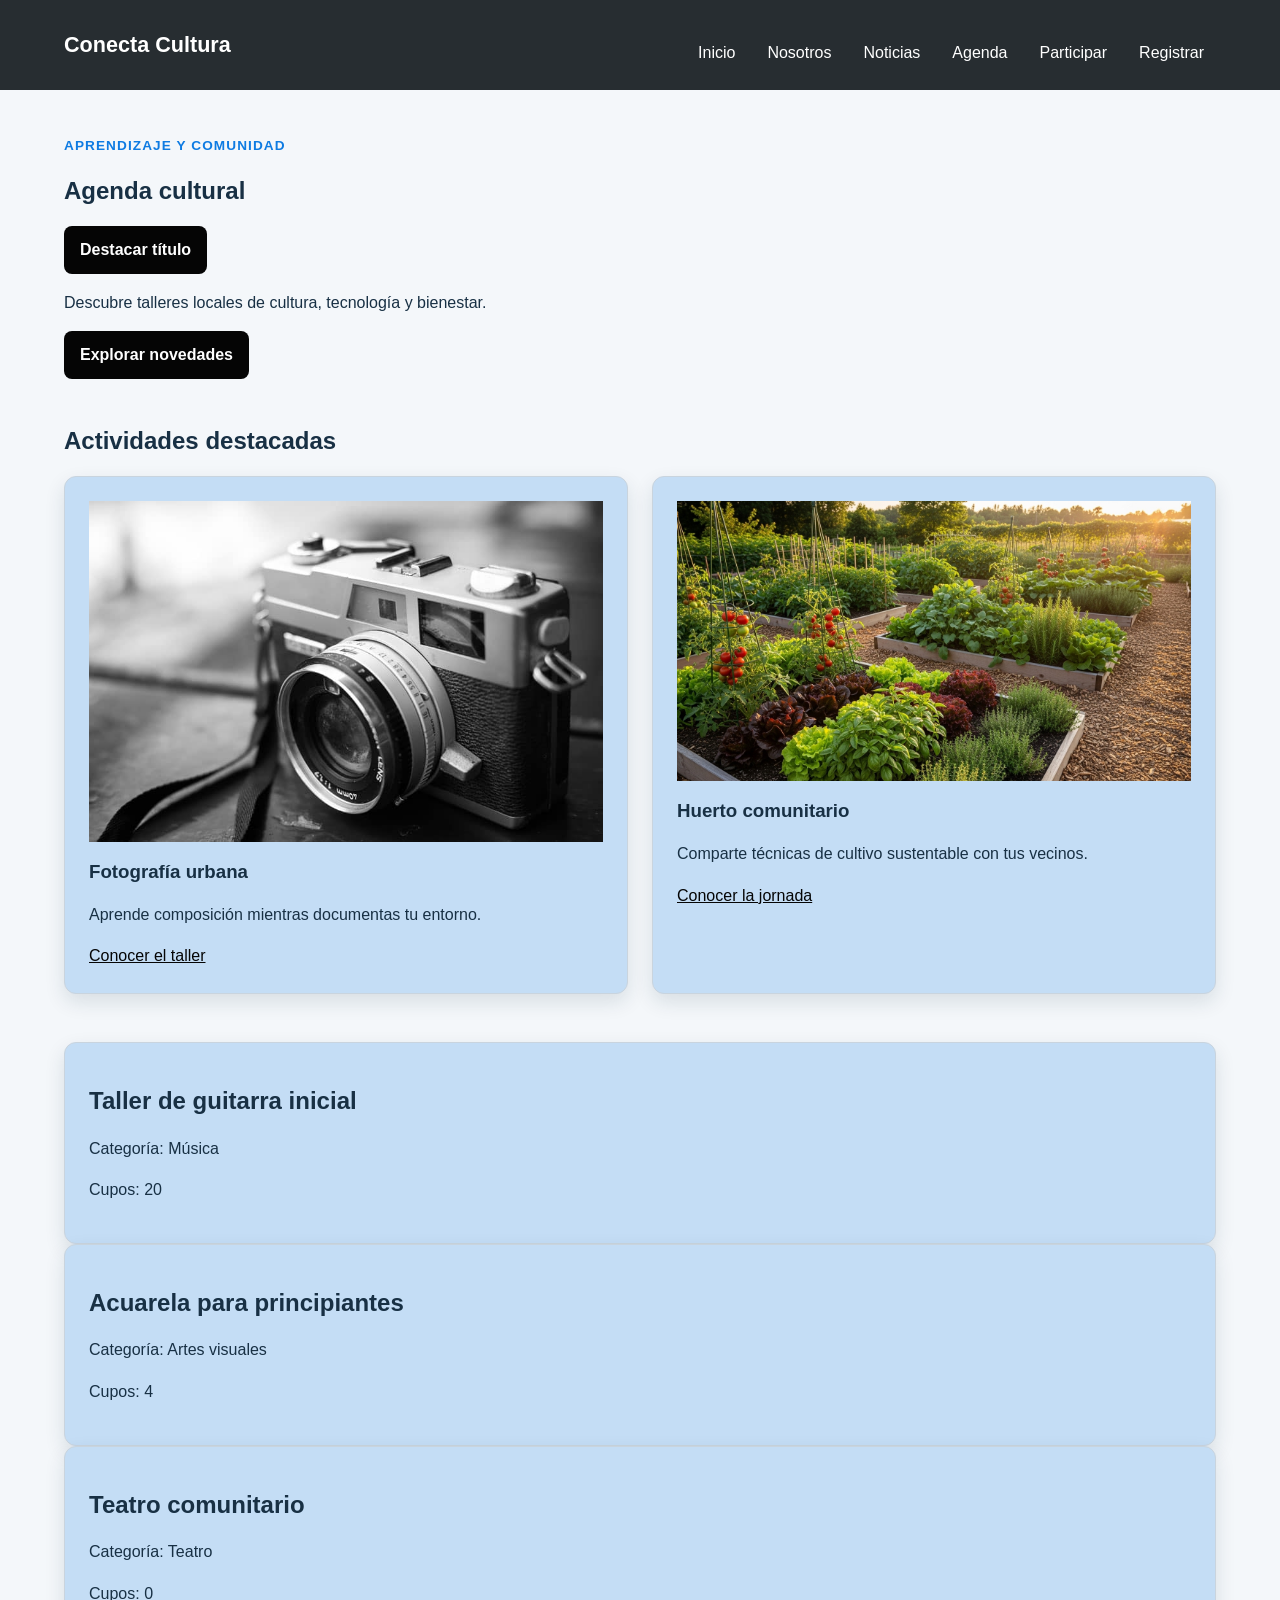
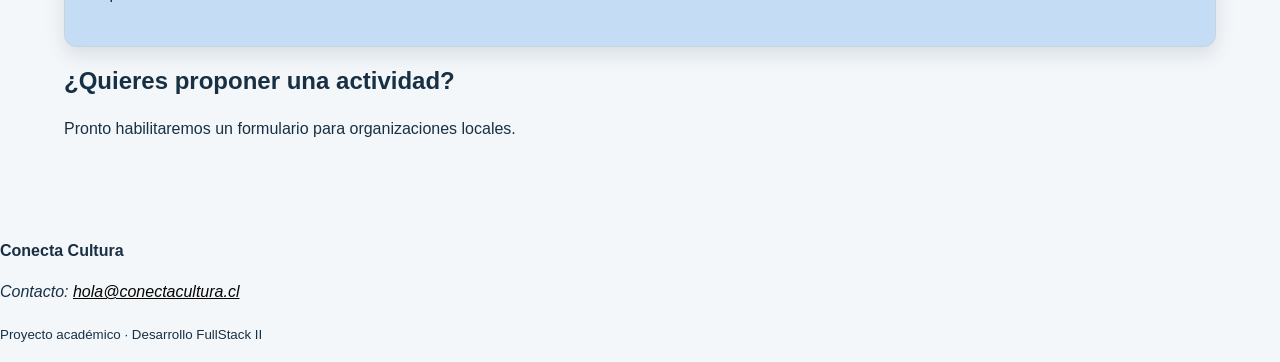
<file: index.html>
<!DOCTYPE html>
<html lang="es">
<head>
  <meta charset="UTF-8">
  <meta name="viewport" content="width=device-width, initial-scale=1.0">
  <meta name="description" content="Talleres y actividades de Conecta Cultura">
  <title>Inicio | Conecta Cultura</title>
  <link rel="stylesheet" href="assets/css/estilos.css">
</head>
<body>
  <a class="salto-contenido" href="#contenido-principal">Ir al contenido</a>
  <header class="cabecera-sitio">
    <a class="marca" href="index.html">Conecta Cultura</a>

    <button
        id="boton-menu"
        class="boton-menu"
        type="button"
        aria-label="Abrir o cerrar menú principal"
        aria-controls="menu-principal"
        aria-expanded="false">
        <span aria-hidden="true">☰</span>
    </button>
    
      <nav id="menu-principal" class="menu" aria-label="Navegación principal">
          <a href="index.html">Inicio</a>
          <a href="nosotros.html">Nosotros</a>
          <a href="noticias.html">Noticias</a>
          <a href="agenda.html">Agenda</a>
          <a href="participar.html">Participar</a>
          <a href="registro.html" >Registrar</a>
      </nav>
  </header>

  <main id="contenido-principal">
    <section class="presentacion">
      <p class="etiqueta">Aprendizaje y comunidad</p>
      <h1 id="titulo-cartelera">Agenda cultural</h1>
      <button id="boton-destacar" type="button">Destacar título</button>
      <p>Descubre talleres locales de cultura, tecnología y bienestar.</p>
      <a class="boton" href="noticias.html">Explorar novedades</a>
    </section>

    <section aria-labelledby="titulo-actividades">
      <h2 id="titulo-actividades">Actividades destacadas</h2>
      <div class="grilla-tarjetas">
        <article class="tarjeta">
          <img src="assets/img/fotografia.jpg"
               alt="Participantes fotografiando edificios del barrio">
          <h3>Fotografía urbana</h3>
          <p>Aprende composición mientras documentas tu entorno.</p>
          <a href="noticia-detalle-1.html">Conocer el taller</a>
        </article>
        <article class="tarjeta">
          <img src="assets/img/huerto.jpg"
               alt="Manos plantando una hierba en un huerto comunitario">
          <h3>Huerto comunitario</h3>
          <p>Comparte técnicas de cultivo sustentable con tus vecinos.</p>
          <a href="noticia-detalle-2.html">Conocer la jornada</a>
        </article>
      </div>
    </section>

    <section id="cartelera" class="rejilla-tarjetas"></section>

    <aside class="aviso" aria-labelledby="titulo-aviso">
      <h2 id="titulo-aviso">¿Quieres proponer una actividad?</h2>
      <p>Pronto habilitaremos un formulario para organizaciones locales.</p>
    </aside>
  </main>

  <footer class="pie-sitio">
    <p><strong>Conecta Cultura</strong></p>
    <address>Contacto: <a href="mailto:hola@conectacultura.cl">hola@conectacultura.cl</a></address>
    <p><small>Proyecto académico · Desarrollo FullStack II</small></p>
  </footer>
  <script src="assets/js/app.js"></script>
  <script src="assets/js/menu.js"></script>
</body>
</html>
</file>
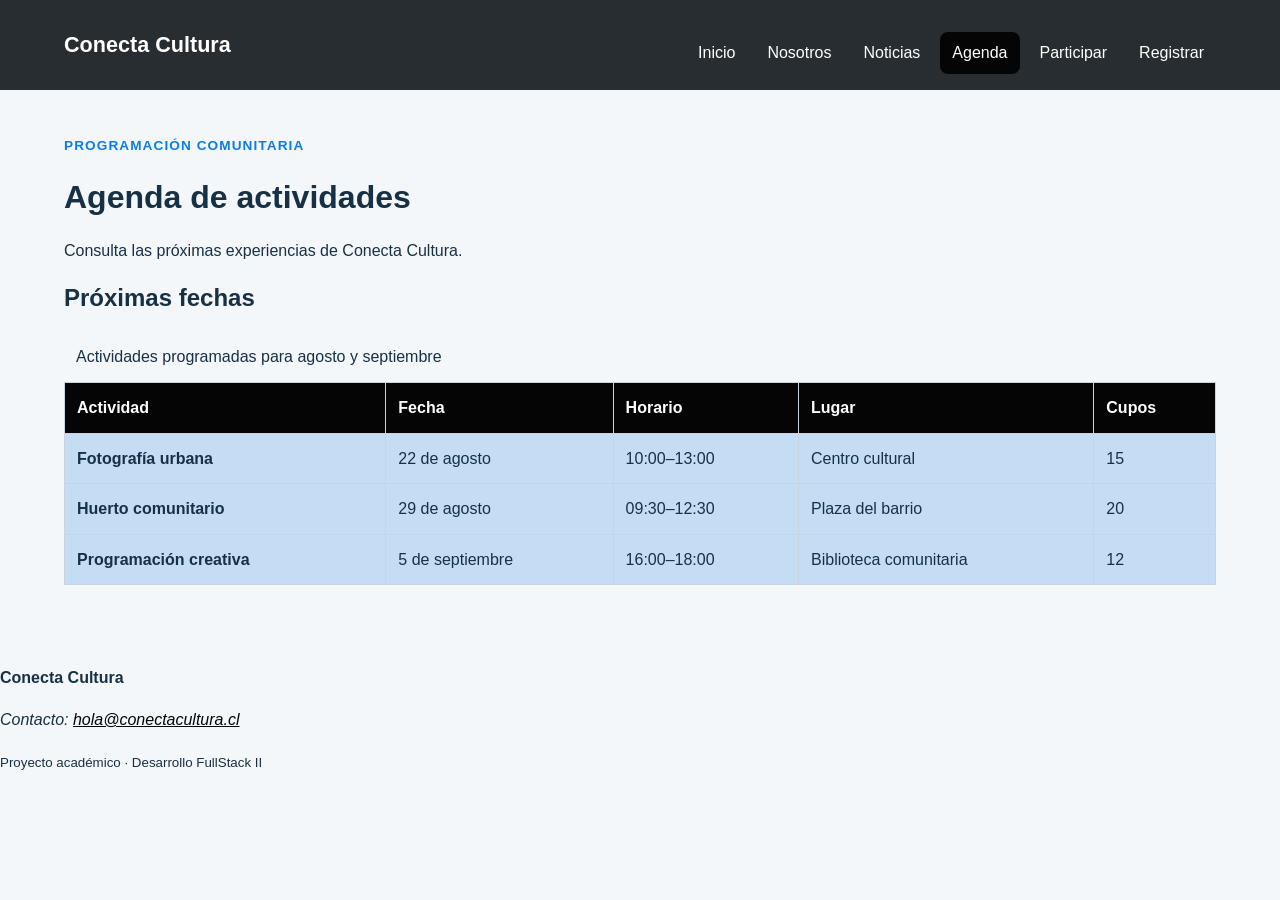
<file: agenda.html>
<!DOCTYPE html>
<html lang="es">
<head>
  <meta charset="UTF-8">
  <meta name="viewport" content="width=device-width, initial-scale=1.0">
  <meta name="description" content="Talleres y actividades de Conecta Cultura">
  <title>Agenda | Conecta Cultura</title>
  <link rel="stylesheet" href="assets/css/estilos.css">
</head>
<body>
  <a class="salto-contenido" href="#contenido-principal">Ir al contenido</a>
  <header class="cabecera-sitio">
    <a class="marca" href="index.html">Conecta Cultura</a>
    <nav aria-label="Navegación principal">
      <ul class="menu">
        <li><a href="index.html">Inicio</a></li>
        <li><a href="nosotros.html">Nosotros</a></li>
        <li><a href="noticias.html">Noticias</a></li>
        <li><a href="agenda.html" aria-current="page">Agenda</a></li>
        <li><a href="participar.html">Participar</a></li>
        <a href="registro.html" >Registrar</a>
      </ul>
    </nav>
  </header>

<main id="contenido-principal">
  <header class="encabezado-pagina">
    <p class="etiqueta">Programación comunitaria</p>
    <h1>Agenda de actividades</h1>
    <p>Consulta las próximas experiencias de Conecta Cultura.</p>
  </header>

  <section aria-labelledby="titulo-agenda">
    <h2 id="titulo-agenda">Próximas fechas</h2>
    <div class="tabla-contenedor" tabindex="0"
         aria-label="Agenda desplazable horizontalmente">
      <table>
        <caption>Actividades programadas para agosto y septiembre</caption>
        <thead>
          <tr>
            <th scope="col">Actividad</th>
            <th scope="col">Fecha</th>
            <th scope="col">Horario</th>
            <th scope="col">Lugar</th>
            <th scope="col">Cupos</th>
          </tr>
        </thead>
        <tbody>
          <tr>
            <th scope="row">Fotografía urbana</th>
            <td><time datetime="2026-08-22">22 de agosto</time></td>
            <td><time datetime="10:00">10:00</time>–13:00</td>
            <td>Centro cultural</td>
            <td>15</td>
          </tr>
          <tr>
            <th scope="row">Huerto comunitario</th>
            <td><time datetime="2026-08-29">29 de agosto</time></td>
            <td><time datetime="09:30">09:30</time>–12:30</td>
            <td>Plaza del barrio</td>
            <td>20</td>
          </tr>
          <tr>
            <th scope="row">Programación creativa</th>
            <td><time datetime="2026-09-05">5 de septiembre</time></td>
            <td><time datetime="16:00">16:00</time>–18:00</td>
            <td>Biblioteca comunitaria</td>
            <td>12</td>
          </tr>
        </tbody>
      </table>
    </div>
  </section>
</main>

  <footer class="pie-sitio">
    <p><strong>Conecta Cultura</strong></p>
    <address>Contacto: <a href="mailto:hola@conectacultura.cl">hola@conectacultura.cl</a></address>
    <p><small>Proyecto académico · Desarrollo FullStack II</small></p>
  </footer>
  <script src="assets/js/app.js"></script>
</body>
</html>
</file>
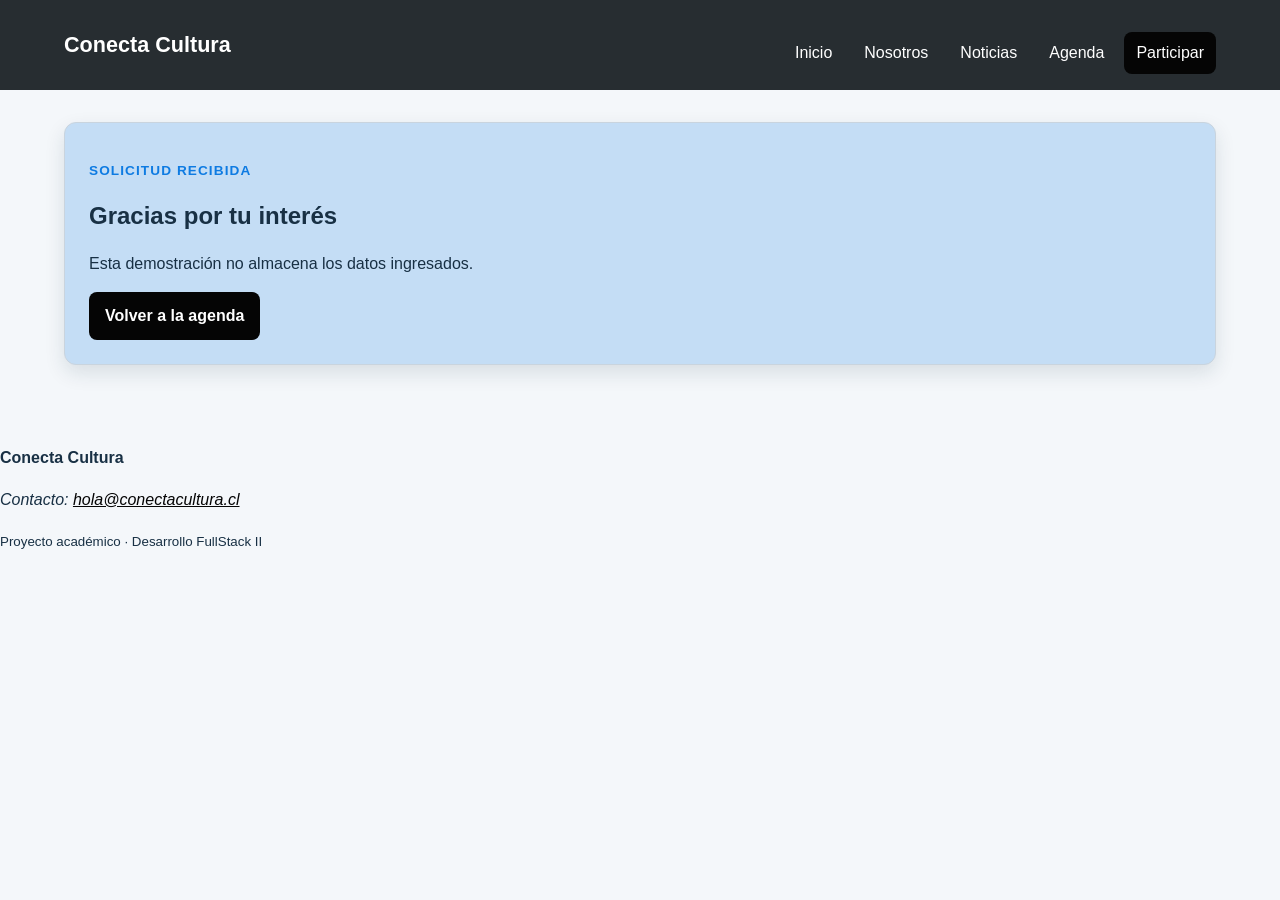
<file: confirmacion.html>
<!DOCTYPE html>
<html lang="es">
<head>
  <meta charset="UTF-8">
  <meta name="viewport" content="width=device-width, initial-scale=1.0">
  <meta name="description" content="Talleres y actividades de Conecta Cultura">
  <title>Nosotros | Conecta Cultura</title>
  <link rel="stylesheet" href="assets/css/estilos.css">
</head>
<body>
  <a class="salto-contenido" href="#contenido-principal">Ir al contenido</a>
  <header class="cabecera-sitio">
    <a class="marca" href="index.html">Conecta Cultura</a>
    <nav aria-label="Navegación principal">
      <ul class="menu">
        <li><a href="index.html">Inicio</a></li>
        <li><a href="nosotros.html">Nosotros</a></li>
        <li><a href="noticias.html">Noticias</a></li>
        <li><a href="agenda.html">Agenda</a></li>
        <li><a href="participar.html" aria-current="page">Participar</a></li>
      </ul>
    </nav>
  </header>

<main id="contenido-principal">
  <section class="mensaje-confirmacion">
    <p class="etiqueta">Solicitud recibida</p>
    <h1>Gracias por tu interés</h1>
    <p>Esta demostración no almacena los datos ingresados.</p>
    <a class="boton" href="agenda.html">Volver a la agenda</a>
  </section>
</main>


  <footer class="pie-sitio">
    <p><strong>Conecta Cultura</strong></p>
    <address>Contacto: <a href="mailto:hola@conectacultura.cl">hola@conectacultura.cl</a></address>
    <p><small>Proyecto académico · Desarrollo FullStack II</small></p>
  </footer>
  <script src="assets/js/app.js"></script>
</body>
</html>
</file>
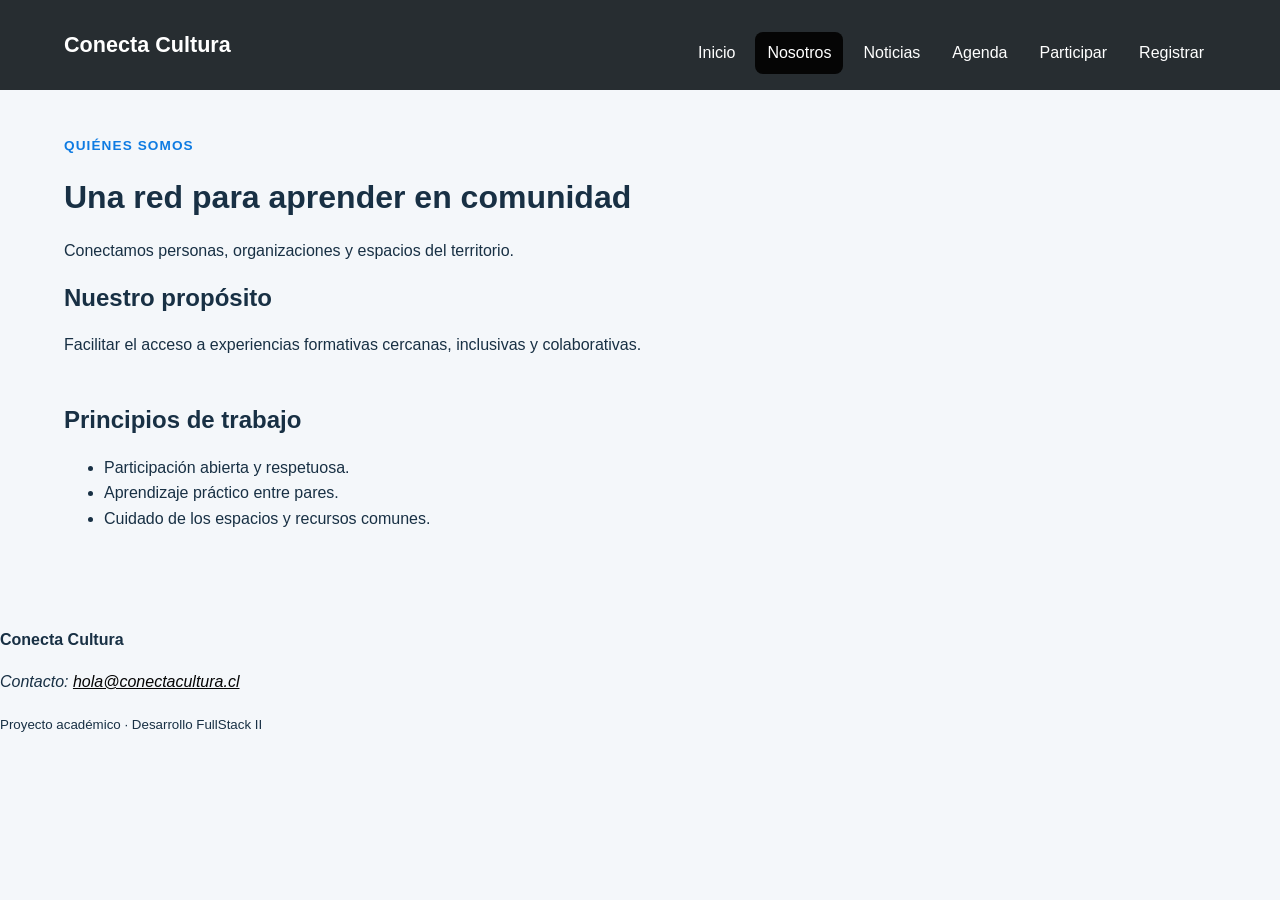
<file: nosotros.html>
<!DOCTYPE html>
<html lang="es">
<head>
  <meta charset="UTF-8">
  <meta name="viewport" content="width=device-width, initial-scale=1.0">
  <meta name="description" content="Talleres y actividades de Conecta Cultura">
  <title>Nosotros | Conecta Cultura</title>
  <link rel="stylesheet" href="assets/css/estilos.css">
</head>
<body>
  <a class="salto-contenido" href="#contenido-principal">Ir al contenido</a>
  <header class="cabecera-sitio">
    <a class="marca" href="index.html">Conecta Cultura</a>
    <nav aria-label="Navegación principal">
      <ul class="menu">
        <li><a href="index.html">Inicio</a></li>
        <li><a href="nosotros.html"  aria-current="page">Nosotros</a></li>
        <li><a href="noticias.html">Noticias</a></li>
        <li><a href="agenda.html">Agenda</a></li>
        <li><a href="participar.html">Participar</a></li>
        <a href="registro.html" >Registrar</a>
      </ul>
    </nav>
  </header>

<main id="contenido-principal">
  <header class="encabezado-pagina">
    <p class="etiqueta">Quiénes somos</p>
    <h1>Una red para aprender en comunidad</h1>
    <p>Conectamos personas, organizaciones y espacios del territorio.</p>
  </header>

  <section aria-labelledby="titulo-proposito">
    <h2 id="titulo-proposito">Nuestro propósito</h2>
    <p>Facilitar el acceso a experiencias formativas cercanas,
       inclusivas y colaborativas.</p>
  </section>

  <section aria-labelledby="titulo-principios">
    <h2 id="titulo-principios">Principios de trabajo</h2>
    <ul>
      <li>Participación abierta y respetuosa.</li>
      <li>Aprendizaje práctico entre pares.</li>
      <li>Cuidado de los espacios y recursos comunes.</li>
    </ul>
  </section>
</main>


  <footer class="pie-sitio">
    <p><strong>Conecta Cultura</strong></p>
    <address>Contacto: <a href="mailto:hola@conectacultura.cl">hola@conectacultura.cl</a></address>
    <p><small>Proyecto académico · Desarrollo FullStack II</small></p>
  </footer>
  <script src="assets/js/app.js"></script>
</body>
</html>
</file>
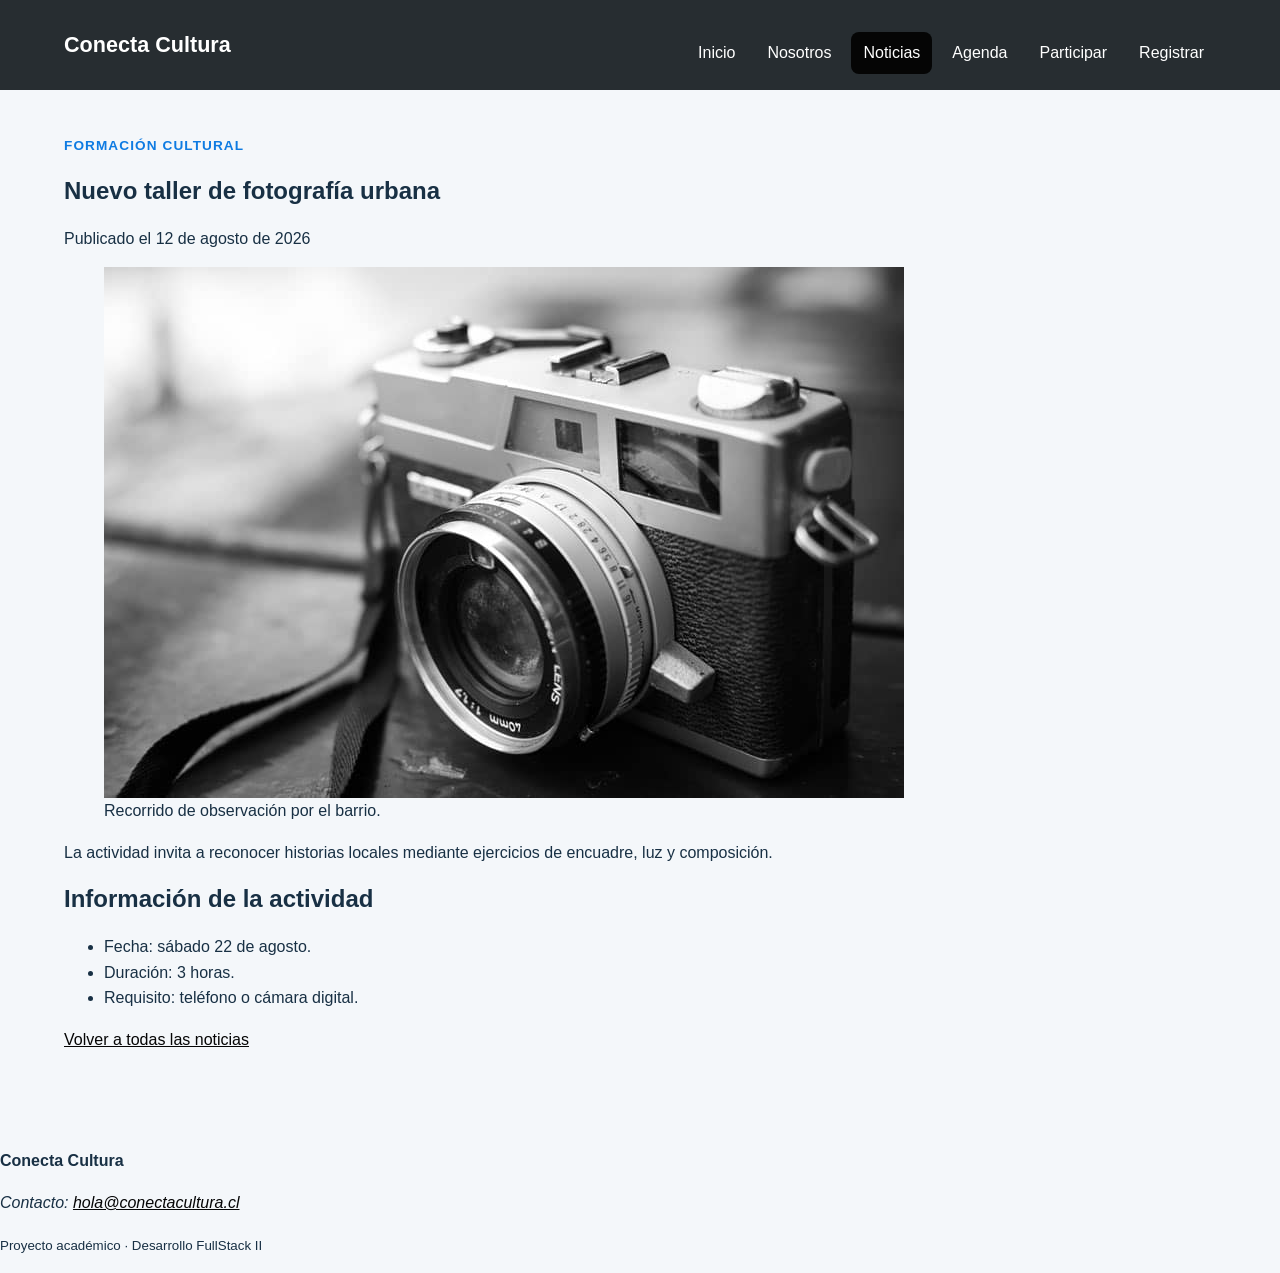
<file: noticia-detalle-1.html>
<!DOCTYPE html>
<html lang="es">
<head>
  <meta charset="UTF-8">
  <meta name="viewport" content="width=device-width, initial-scale=1.0">
  <meta name="description" content="Talleres y actividades de Conecta Cultura">
  <title>Detalle | Conecta Cultura</title>
  <link rel="stylesheet" href="assets/css/estilos.css">
</head>
<body>
  <a class="salto-contenido" href="#contenido-principal">Ir al contenido</a>
  <header class="cabecera-sitio">
    <a class="marca" href="index.html">Conecta Cultura</a>
    <nav aria-label="Navegación principal">
      <ul class="menu">
        <li><a href="index.html">Inicio</a></li>
        <li><a href="nosotros.html">Nosotros</a></li>
        <li><a href="noticias.html" aria-current="page">Noticias</a></li>
        <li><a href="agenda.html">Agenda</a></li>
        <li><a href="participar.html">Participar</a></li>
        <a href="registro.html" >Registrar</a>
      </ul>
    </nav>
  </header>

<main id="contenido-principal">
  <article class="noticia-completa">
    <header>
      <p class="etiqueta">Formación cultural</p>
      <h1>Nuevo taller de fotografía urbana</h1>
      <p>Publicado el <time datetime="2026-08-12">12 de agosto de 2026</time></p>
    </header>

    <figure>
      <img src="assets/img/fotografia.jpg"
           alt="Grupo observando edificios durante una salida fotográfica">
      <figcaption>Recorrido de observación por el barrio.</figcaption>
    </figure>

    <p>La actividad invita a reconocer historias locales mediante
       ejercicios de encuadre, luz y composición.</p>
    <h2>Información de la actividad</h2>
    <ul>
      <li>Fecha: sábado 22 de agosto.</li>
      <li>Duración: 3 horas.</li>
      <li>Requisito: teléfono o cámara digital.</li>
    </ul>
    <p><a href="noticias.html">Volver a todas las noticias</a></p>
  </article>
</main>


  <footer class="pie-sitio">
    <p><strong>Conecta Cultura</strong></p>
    <address>Contacto: <a href="mailto:hola@conectacultura.cl">hola@conectacultura.cl</a></address>
    <p><small>Proyecto académico · Desarrollo FullStack II</small></p>
  </footer>
  <script src="assets/js/app.js"></script>
</body>
</html>
</file>
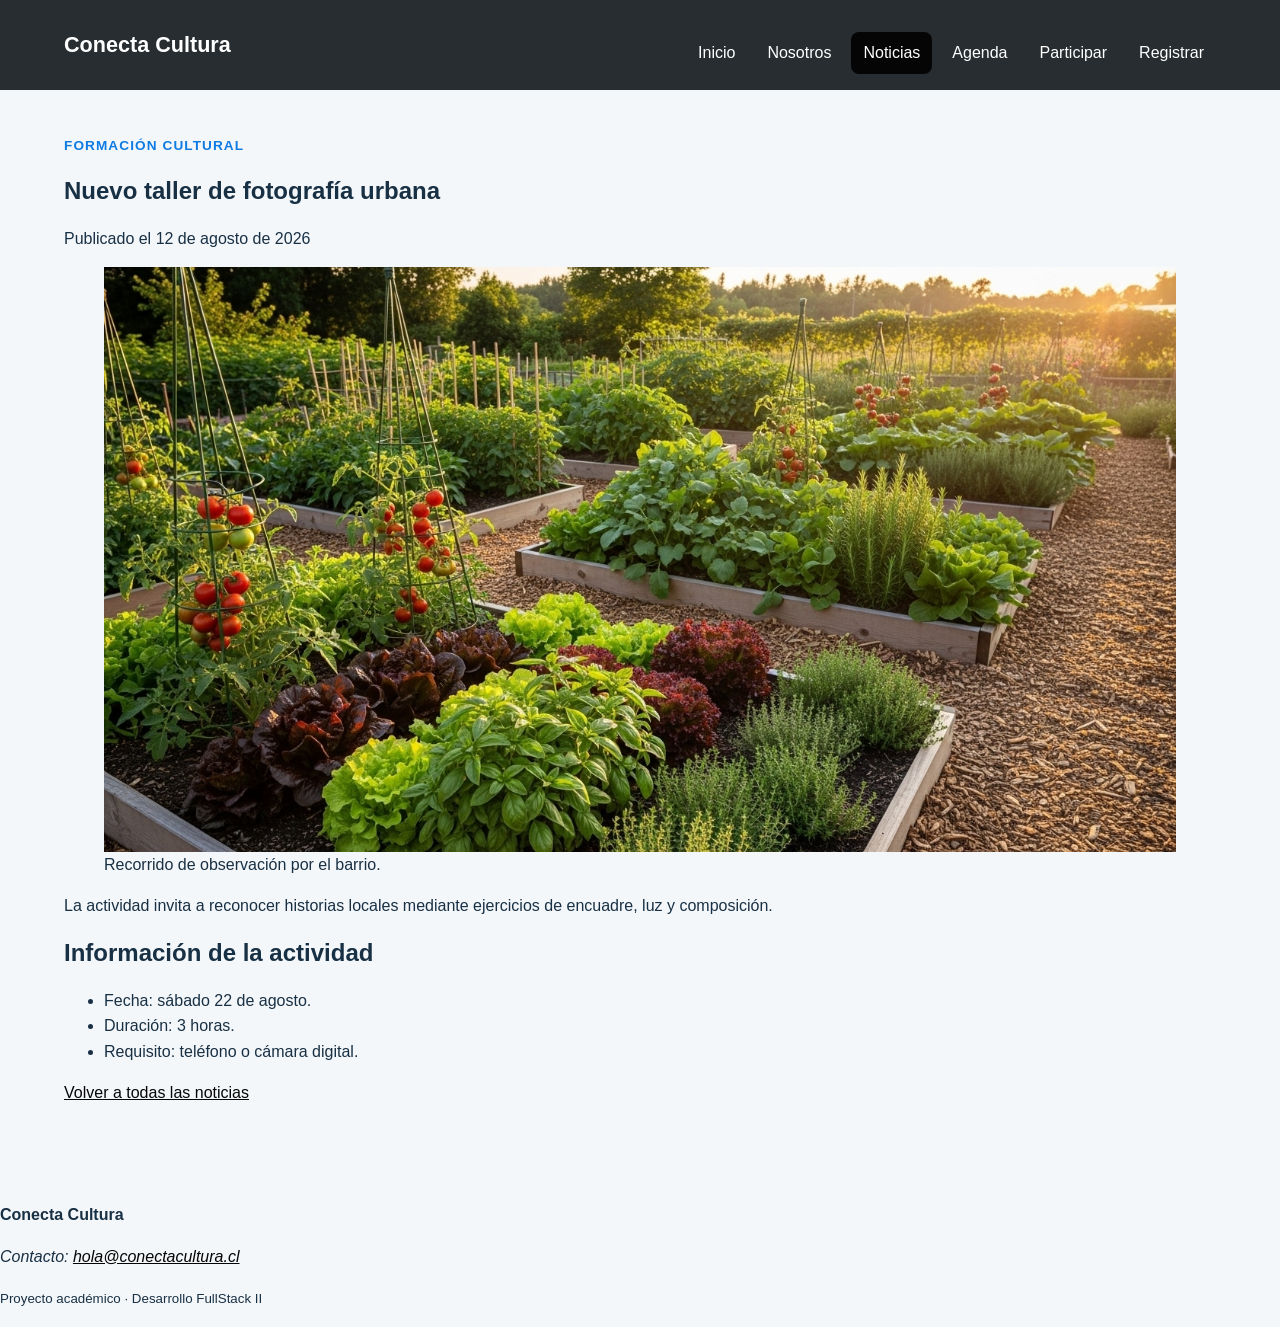
<file: noticia-detalle-2.html>
<!DOCTYPE html>
<html lang="es">
<head>
  <meta charset="UTF-8">
  <meta name="viewport" content="width=device-width, initial-scale=1.0">
  <meta name="description" content="Talleres y actividades de Conecta Cultura">
  <title>Detalle | Conecta Cultura</title>
  <link rel="stylesheet" href="assets/css/estilos.css">
</head>
<body>
  <a class="salto-contenido" href="#contenido-principal">Ir al contenido</a>
  <header class="cabecera-sitio">
    <a class="marca" href="index.html">Conecta Cultura</a>
    <nav aria-label="Navegación principal">
      <ul class="menu">
        <li><a href="index.html">Inicio</a></li>
        <li><a href="nosotros.html">Nosotros</a></li>
        <li><a href="noticias.html" aria-current="page">Noticias</a></li>
        <li><a href="agenda.html">Agenda</a></li>
        <li><a href="participar.html">Participar</a></li>
        <a href="registro.html" >Registrar</a>
      </ul>
    </nav>
  </header>

<main id="contenido-principal">
  <article class="noticia-completa">
    <header>
      <p class="etiqueta">Formación cultural</p>
      <h1>Nuevo taller de fotografía urbana</h1>
      <p>Publicado el <time datetime="2026-08-12">12 de agosto de 2026</time></p>
    </header>

    <figure>
      <img src="assets/img/huerto.jpg"
           alt="Grupo observando edificios durante una salida fotográfica">
      <figcaption>Recorrido de observación por el barrio.</figcaption>
    </figure>

    <p>La actividad invita a reconocer historias locales mediante
       ejercicios de encuadre, luz y composición.</p>
    <h2>Información de la actividad</h2>
    <ul>
      <li>Fecha: sábado 22 de agosto.</li>
      <li>Duración: 3 horas.</li>
      <li>Requisito: teléfono o cámara digital.</li>
    </ul>
    <p><a href="noticias.html">Volver a todas las noticias</a></p>
  </article>
</main>


  <footer class="pie-sitio">
    <p><strong>Conecta Cultura</strong></p>
    <address>Contacto: <a href="mailto:hola@conectacultura.cl">hola@conectacultura.cl</a></address>
    <p><small>Proyecto académico · Desarrollo FullStack II</small></p>
  </footer>
  <script src="assets/js/app.js"></script>
</body>
</html>
</file>
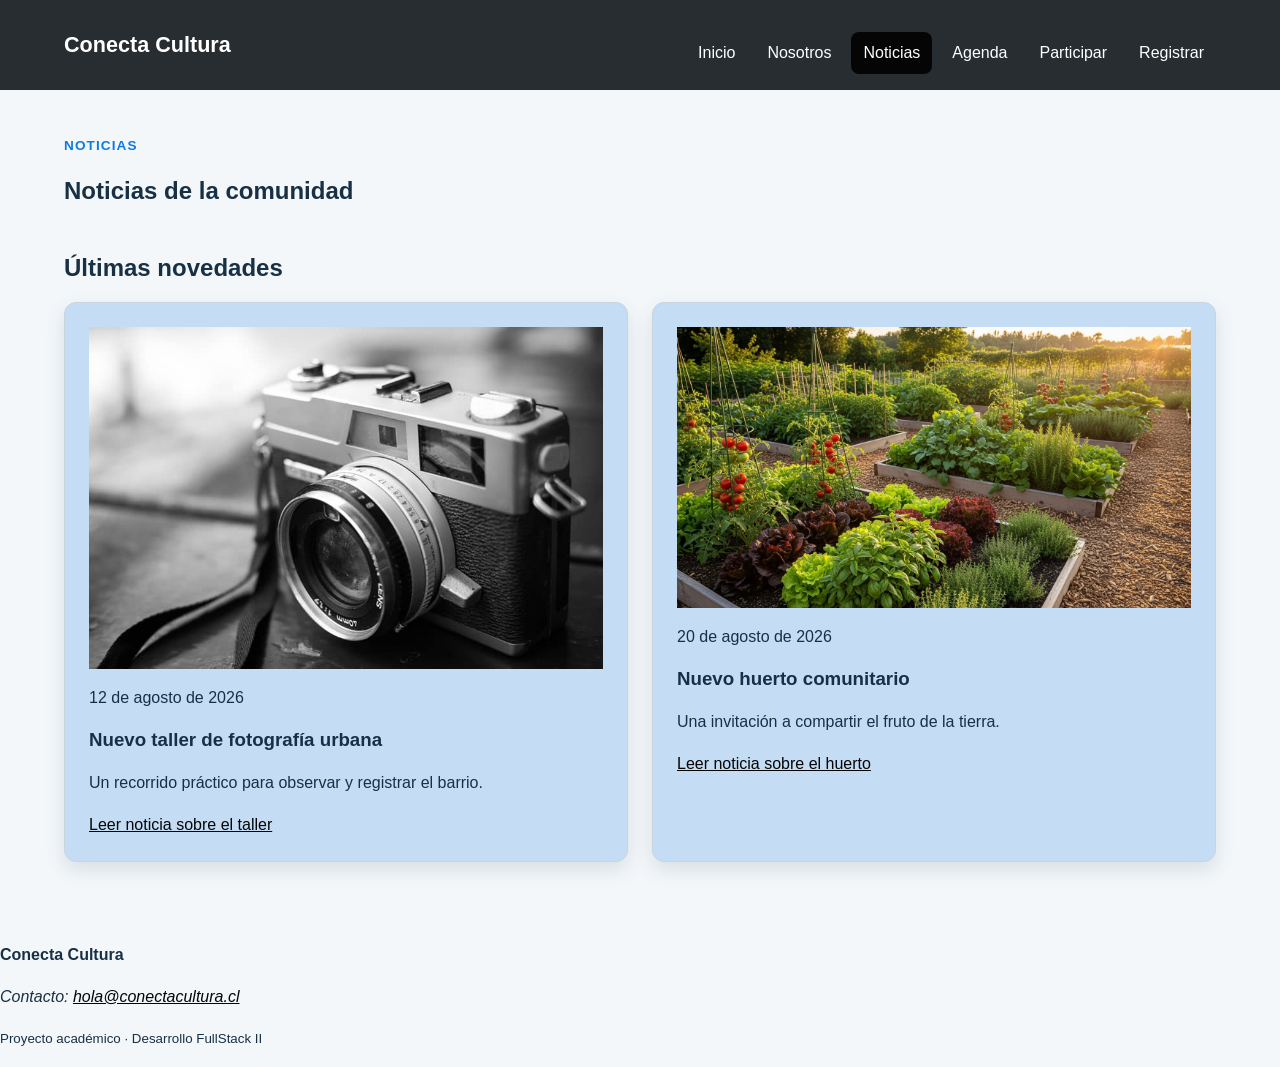
<file: noticias.html>
<!DOCTYPE html>
<html lang="es">
<head>
  <meta charset="UTF-8">
  <meta name="viewport" content="width=device-width, initial-scale=1.0">
  <meta name="description" content="Talleres y actividades de Conecta Cultura">
  <title>Noticias | Conecta Cultura</title>
  <link rel="stylesheet" href="assets/css/estilos.css">
</head>
<body>
  <a class="salto-contenido" href="#contenido-principal">Ir al contenido</a>
  <header class="cabecera-sitio">
    <a class="marca" href="index.html">Conecta Cultura</a>
    <nav aria-label="Navegación principal">
      <ul class="menu">
        <li><a href="index.html">Inicio</a></li>
        <li><a href="nosotros.html">Nosotros</a></li>
        <li><a href="noticias.html" aria-current="page">Noticias</a></li>
        <li><a href="agenda.html">Agenda</a></li>
        <li><a href="participar.html">Participar</a></li>
        <a href="registro.html" >Registrar</a>
      </ul>
    </nav>
  </header>

  <main id="contenido-principal">
    <section class="presentacion">
      <p class="etiqueta">Noticias</p>
      <h1>Noticias de la comunidad</h1>
    </section>

    <section aria-labelledby="titulo-actividades">
      <h2 id="titulo-actividades">Últimas novedades</h2>
      <div class="grilla-tarjetas">
        <article class="tarjeta">
            <img src="assets/img/fotografia.jpg"
                alt="Participantes de un taller de fotografía urbana">
            <p><time datetime="2026-08-12">12 de agosto de 2026</time></p>
            <h3>Nuevo taller de fotografía urbana</h3>
            <p>Un recorrido práctico para observar y registrar el barrio.</p>
            <a href="noticia-detalle-1.html">Leer noticia sobre el taller</a>
        </article>
        <article class="tarjeta">
            <img src="assets/img/huerto.jpg"
                alt="Participantes de un huerto comunitario">
            <p><time datetime="2026-08-20">20 de agosto de 2026</time></p>
            <h3>Nuevo huerto comunitario</h3>
            <p>Una invitación a compartir el fruto de la tierra.</p>
            <a href="noticia-detalle-2.html">Leer noticia sobre el huerto</a>
        </article>
      </div>
    </section>
  </main>

  <footer class="pie-sitio">
    <p><strong>Conecta Cultura</strong></p>
    <address>Contacto: <a href="mailto:hola@conectacultura.cl">hola@conectacultura.cl</a></address>
    <p><small>Proyecto académico · Desarrollo FullStack II</small></p>
  </footer>
  <script src="assets/js/app.js"></script>
</body>
</html>
</file>
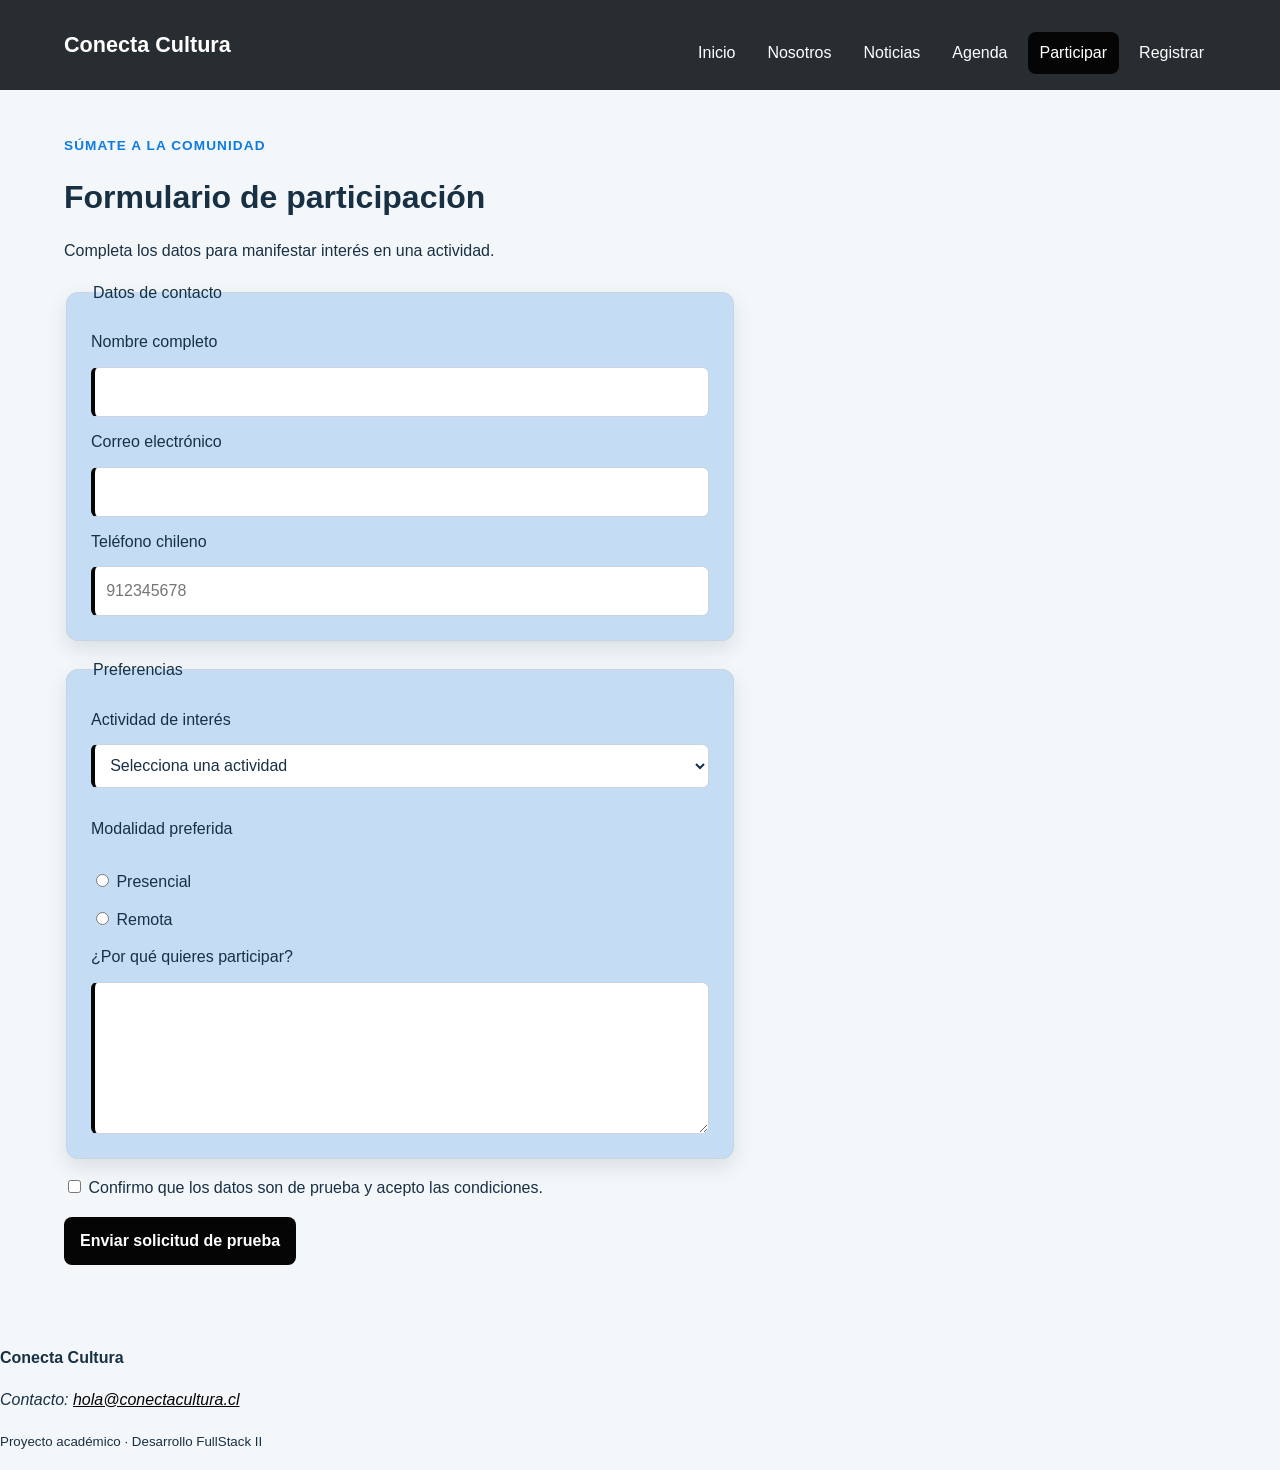
<file: participar.html>
<!DOCTYPE html>
<html lang="es">
<head>
  <meta charset="UTF-8">
  <meta name="viewport" content="width=device-width, initial-scale=1.0">
  <meta name="description" content="Talleres y actividades de Conecta Cultura">
  <title>Nosotros | Conecta Cultura</title>
  <link rel="stylesheet" href="assets/css/estilos.css">
</head>
<body>
  <a class="salto-contenido" href="#contenido-principal">Ir al contenido</a>
  <header class="cabecera-sitio">
    <a class="marca" href="index.html">Conecta Cultura</a>
    <nav aria-label="Navegación principal">
      <ul class="menu">
        <li><a href="index.html">Inicio</a></li>
        <li><a href="nosotros.html">Nosotros</a></li>
        <li><a href="noticias.html">Noticias</a></li>
        <li><a href="agenda.html">Agenda</a></li>
        <li><a href="participar.html" aria-current="page">Participar</a></li>
        <a href="registro.html" >Registrar</a>
      </ul>
    </nav>
  </header>

<main id="contenido-principal">
  <header class="encabezado-pagina">
    <p class="etiqueta">Súmate a la comunidad</p>
    <h1>Formulario de participación</h1>
    <p>Completa los datos para manifestar interés en una actividad.</p>
  </header>

  <form class="formulario" action="confirmacion.html" method="get">
    <fieldset>
      <legend>Datos de contacto</legend>

      <label for="nombre">Nombre completo</label>
      <input id="nombre" name="nombre" type="text"
             autocomplete="name" minlength="3" maxlength="80" required>

      <label for="correo">Correo electrónico</label>
      <input id="correo" name="correo" type="email"
             autocomplete="email" required>

      <label for="telefono">Teléfono chileno</label>
      <input id="telefono" name="telefono" type="tel"
             autocomplete="tel" placeholder="912345678"
             pattern="[0-9]{9}" title="Ingresa 9 dígitos" required>
    </fieldset>

    <fieldset>
      <legend>Preferencias</legend>

      <label for="actividad">Actividad de interés</label>
      <select id="actividad" name="actividad" required>
        <option value="">Selecciona una actividad</option>
        <option value="fotografia">Fotografía urbana</option>
        <option value="huerto">Huerto comunitario</option>
        <option value="programacion">Programación creativa</option>
      </select>

      <p>Modalidad preferida</p>
      <label><input type="radio" name="modalidad"
                    value="presencial" required> Presencial</label>
      <label><input type="radio" name="modalidad"
                    value="remota"> Remota</label>

      <label for="motivacion">¿Por qué quieres participar?</label>
      <textarea id="motivacion" name="motivacion"
                rows="5" minlength="20" maxlength="500" required></textarea>
    </fieldset>

    <label>
      <input type="checkbox" name="acepta_condiciones" required>
      Confirmo que los datos son de prueba y acepto las condiciones.
    </label>

    <button type="submit">Enviar solicitud de prueba</button>
  </form>
</main>


  <footer class="pie-sitio">
    <p><strong>Conecta Cultura</strong></p>
    <address>Contacto: <a href="mailto:hola@conectacultura.cl">hola@conectacultura.cl</a></address>
    <p><small>Proyecto académico · Desarrollo FullStack II</small></p>
  </footer>
  <script src="assets/js/app.js"></script>
</body>
</html>
</file>
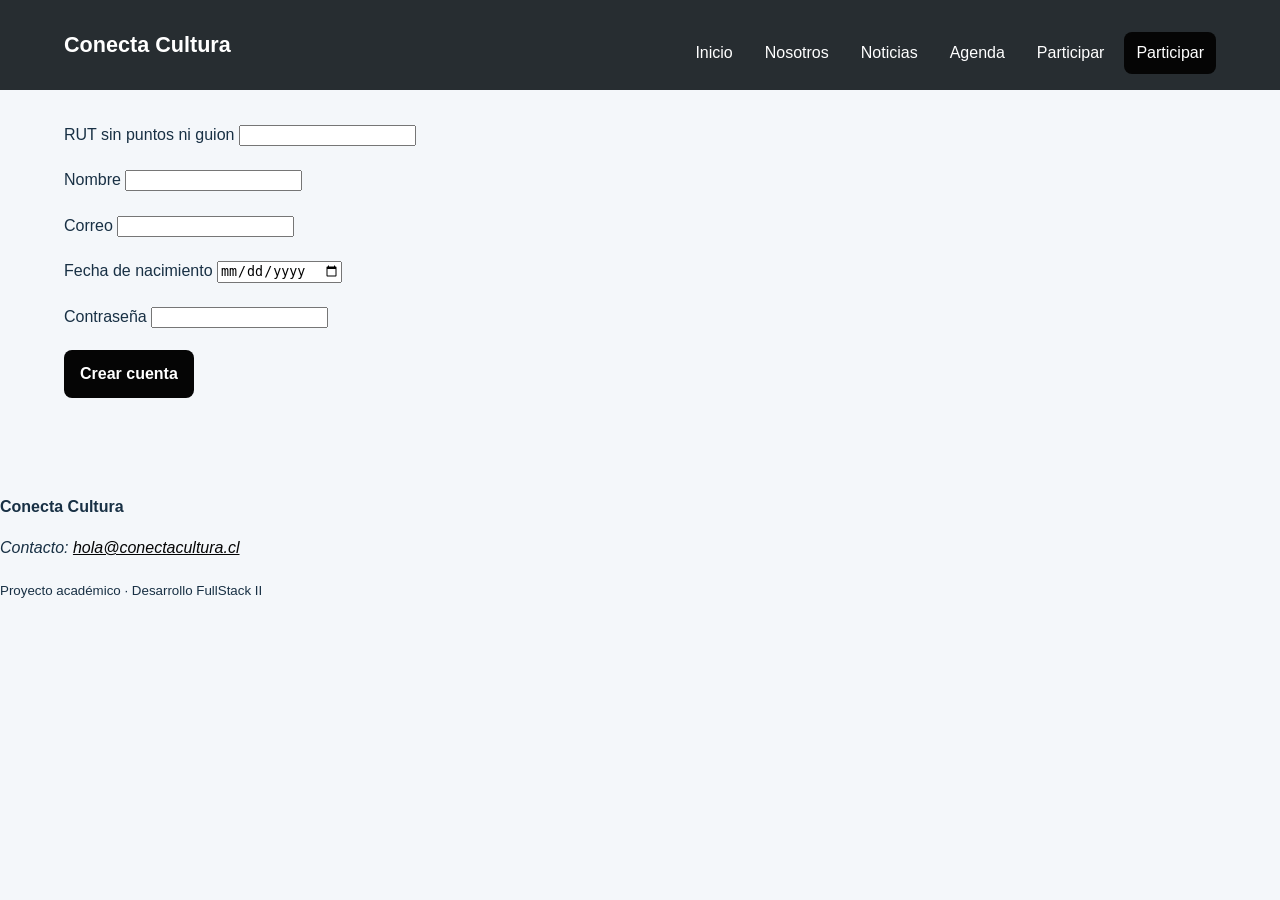
<file: registro.html>
<!DOCTYPE html>
<html lang="es">
<head>
  <meta charset="UTF-8">
  <meta name="viewport" content="width=device-width, initial-scale=1.0">
  <meta name="description" content="Talleres y actividades de Conecta Cultura">
  <title>Inicio | Conecta Cultura</title>
  <link rel="stylesheet" href="assets/css/estilos.css">
</head>
<body>
  <a class="salto-contenido" href="#contenido-principal">Ir al contenido</a>
  <header class="cabecera-sitio">
    <a class="marca" href="index.html">Conecta Cultura</a>

    <button
        id="boton-menu"
        class="boton-menu"
        type="button"
        aria-label="Abrir o cerrar menú principal"
        aria-controls="menu-principal"
        aria-expanded="false">
        <span aria-hidden="true">☰</span>
    </button>
    
      <nav id="menu-principal" class="menu" aria-label="Navegación principal">
          <a href="index.html">Inicio</a>
          <a href="nosotros.html">Nosotros</a>
          <li><a href="noticias.html">Noticias</a></li>
          <a href="agenda.html">Agenda</a>
          <a href="participar.html">Participar</a>
          <a href="registro.html" aria-current="page">Participar</a>
      </nav>
  </header>

  <main id="contenido-principal">
    <form id="formulario-registro" novalidate>
        <div class="campo-formulario">
            <label for="rut">RUT sin puntos ni guion</label>
            <input id="rut" name="rut" type="text"
                maxlength="9" aria-describedby="error-rut">
            <small id="error-rut" class="mensaje-error"></small>
        </div>

        <div class="campo-formulario">
            <label for="nombre">Nombre</label>
            <input id="nombre" name="nombre" type="text"
             maxlength="50" aria-describedby="error-nombre">
            <small id="error-nombre" class="mensaje-error"></small>
        </div>

        <div class="campo-formulario">
            <label for="correo">Correo</label>
            <input id="correo" name="correo" type="email"
                aria-describedby="error-correo">
            <small id="error-correo" class="mensaje-error"></small>
        </div>

        <div class="campo-formulario">
            <label for="fecha-nacimiento">Fecha de nacimiento</label>
            <input id="fecha-nacimiento" name="fechaNacimiento"
             type="date" aria-describedby="error-fecha">
            <small id="error-fecha" class="mensaje-error"></small>
        </div>

        <div class="campo-formulario">
            <label for="contrasena">Contraseña</label>
            <input id="contrasena" name="contrasena" type="password"
            aria-describedby="error-contrasena">
            <small id="error-contrasena" class="mensaje-error"></small>
        </div>
<button type="submit">Crear cuenta</button>
<p id="mensaje-exito" role="status"></p>
</form>
  </main>

  <footer class="pie-sitio">
    <p><strong>Conecta Cultura</strong></p>
    <address>Contacto: <a href="mailto:hola@conectacultura.cl">hola@conectacultura.cl</a></address>
    <p><small>Proyecto académico · Desarrollo FullStack II</small></p>
  </footer>

  <script src="assets/js/menu.js"></script>
  <script src="assets/js/registro.js"></script>
</body>
</html>
</file>
<file: assets/css/estilos.css>
/* 1. Variables */
:root {
  --color-primario: #050505;
  --color-primario-oscuro: #272d31;
  --color-secundario: #0e7be2;
  --color-acento: #f4a261;
  --color-texto: #183044;
  --color-texto-suave: #526575;
  --color-fondo: #f4f7fa;
  --color-superficie: #c4ddf5;
  --color-borde: #c9d4de;
  --fuente-base: Arial, Helvetica, sans-serif;
  --radio: 0.75rem;
  --sombra: 0 0.5rem 1.25rem rgb(20 48 68 / 12%);
  --ancho-contenido: 72rem;
}
*,
*::before,
*::after {
  box-sizing: border-box;
}

/* 2. Base y tipografía */
html {
  scroll-behavior: smooth;
}

body {
  margin: 0;
  color: var(--color-texto);
  background: var(--color-fondo);
  font-family: var(--fuente-base);
  font-size: 1rem;
  line-height: 1.6;
}

img,
video {
  display: block;
  max-width: 100%;
  height: auto;
}

a {
  color: var(--color-primario);
}

h1,
h2,
h3 {
  line-height: 1.2;
  text-wrap: balance;
}

main {
  width: min(100% - 2rem, var(--ancho-contenido));
  margin-inline: auto;
}

main {
  padding-block: 2rem 4rem;
}

section + section {
  margin-top: 3rem;
}

/* 3. Estructura */
/* 4. Navegación */
.cabecera-sitio {
  /*padding: 1rem max(1rem, calc((100% - var(--ancho-contenido)) / 2));*/
  padding: 1rem 5%;
  color: #ffffff;
  background: var(--color-primario-oscuro);
}

.cabecera-sitio {
display: flex;
flex-direction: column;
gap: 1rem;
background: var(--color-primario-oscuro);
}

.menu {
display: flex;
flex-direction: column;
gap: 0.5rem;
list-style:none;
}

@media (min-width: 48rem) {
.cabecera-sitio {
flex-direction: row;
justify-content: space-between;
align-items: center;
}
.menu {
flex-direction: row;
flex-wrap: wrap;
}
}

.marca {
  color: #ffffff;
  font-size: 1.35rem;
  font-weight: 700;
  text-decoration: none;
}

.menu {
  display: flex;
  flex-wrap: wrap;
  gap: 0.5rem;
  margin: 1rem 0 0;
  padding: 0;
  list-style: none;
}

.menu a {
  display: inline-block;
  padding: 0.5rem 0.75rem;
  color: #ffffff;
  border-radius: 0.5rem;
  text-decoration: none;
}

.menu a:hover,
.menu a[aria-current="page"] {
  background: var(--color-primario);
}

/* 5. Componentes */
.etiqueta {
  margin-bottom: 0.25rem;
  color: var(--color-secundario);
  font-size: 0.85rem;
  font-weight: 700;
  letter-spacing: 0.08em;
  text-transform: uppercase;
}

.tarjeta,
.mensaje-confirmacion,
.formulario fieldset {
  padding: 1.5rem;
  background: var(--color-superficie);
  border: 1px solid var(--color-borde);
  border-radius: var(--radio);
  box-shadow: var(--sombra);
}

.boton,
button {
  display: inline-block;
  width: fit-content;
  padding: 0.7rem 1rem;
  color: #ffffff;
  background: var(--color-primario);
  border: 0;
  border-radius: 0.5rem;
  font: inherit;
  font-weight: 700;
  text-decoration: none;
  cursor: pointer;
}

.boton:hover,
button:hover {
  background: var(--color-primario-oscuro);
}

/* 6. Tablas y formularios */
.tabla-contenedor {
  max-width: 100%;
  overflow-x: auto;
}

table {
  width: 100%;
  border-collapse: collapse;
  background: var(--color-superficie);
}

caption,
th,
td {
  padding: 0.75rem;
  text-align: left;
}

th,
td {
  border: 1px solid var(--color-borde);
}

thead {
  color: #ffffff;
  background: var(--color-primario);
}

.formulario {
  display: grid;
  gap: 1rem;
  max-width: 42rem;
}

.formulario fieldset {
  display: grid;
  gap: 0.75rem;
}

.formulario input,
.formulario select,
.formulario textarea {
  width: 100%;
  padding: 0.7rem;
  color: inherit;
  background: #ffffff;
  border: 1px solid var(--color-borde);
  border-radius: 0.4rem;
  font: inherit;
}

.formulario input[type="radio"],
.formulario input[type="checkbox"] {
  width: auto;
}

/* 7. Multimedia y utilidades */
:focus-visible {
  outline: 3px solid var(--color-acento);
  outline-offset: 3px;
}

input:required,
select:required,
textarea:required {
  border-left: 0.3rem solid var(--color-primario);
}

input:focus,
select:focus,
textarea:focus {
  border-color: var(--color-primario);
}

.salto-contenido {
  position: absolute;
  padding: 0.6rem 1rem;
  color: #ffffff;
  background: var(--color-primario-oscuro);
  transform: translateY(-150%);
}

.salto-contenido:focus {
  transform: translateY(0);
}

.grilla-tarjetas {
display: grid;
grid-template-columns: 1fr;
gap: 1.5rem;
}

@media (min-width: 48rem) {
.grilla-tarjetas {
grid-template-columns: 1fr 1fr;
}
}

.destacado {
color: #8a4b08;
background-color: #fff3cd;
padding: 1rem;
border-left: 0.35rem solid #d97706;
}

.boton-menu {
display: inline-block;
padding: 0.65rem 0.85rem;
font-size: 1.5rem;
background-color: #ffffff;
border: 0.1rem solid #1f4b5b;
border-radius: 0.35rem;
cursor: pointer;
}
.menu {
display: none;
flex-direction: column;
gap: 0.5rem;
}
.menu.menu-abierto {
display: flex;
}

@media (min-width: 768px) {
.boton-menu {
display: none;
}
.menu {
display: flex;
flex-direction: row;
}
}

.mensaje-error {
display: block;
color: #b42318;
min-height: 1.25rem;
}
.campo-invalido {
border: 0.15rem solid #b42318;
}
.campo-invalido:focus {
outline: 0.2rem solid #f4a6a0;
}
</file>
